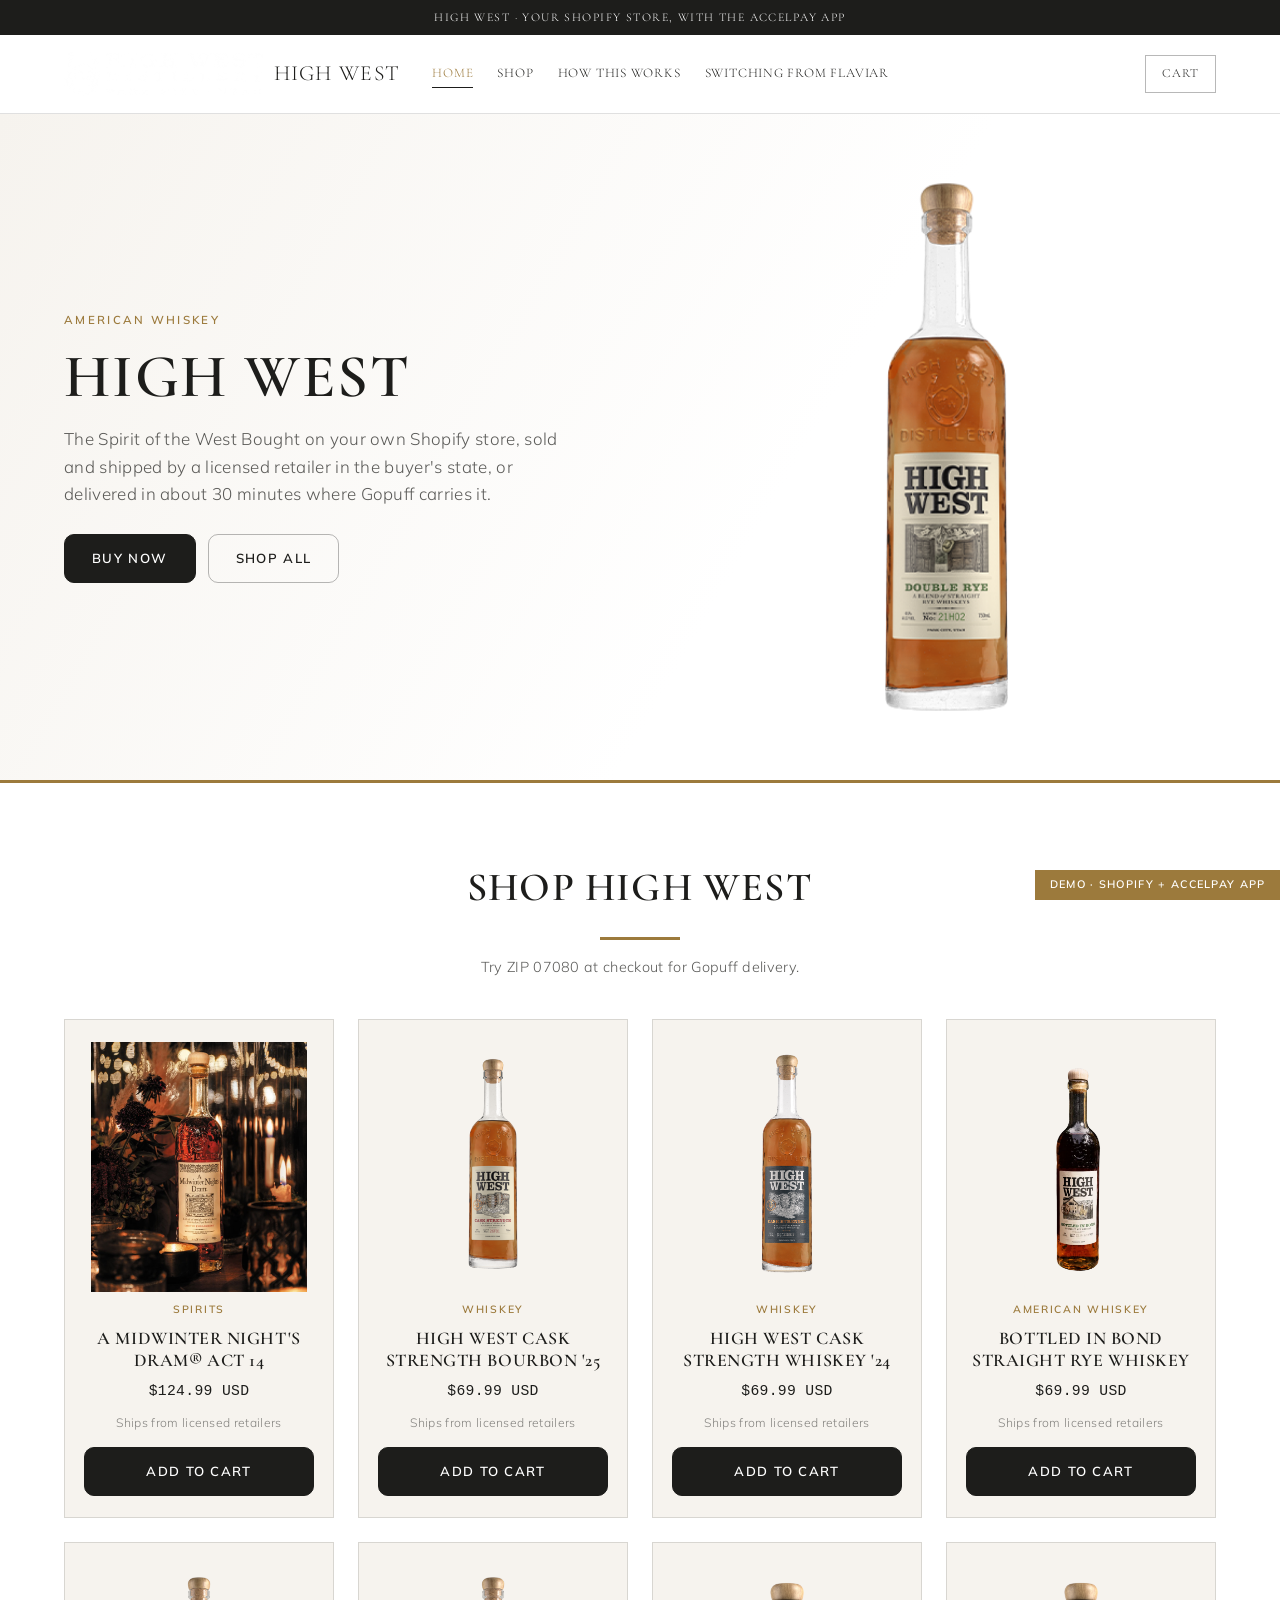
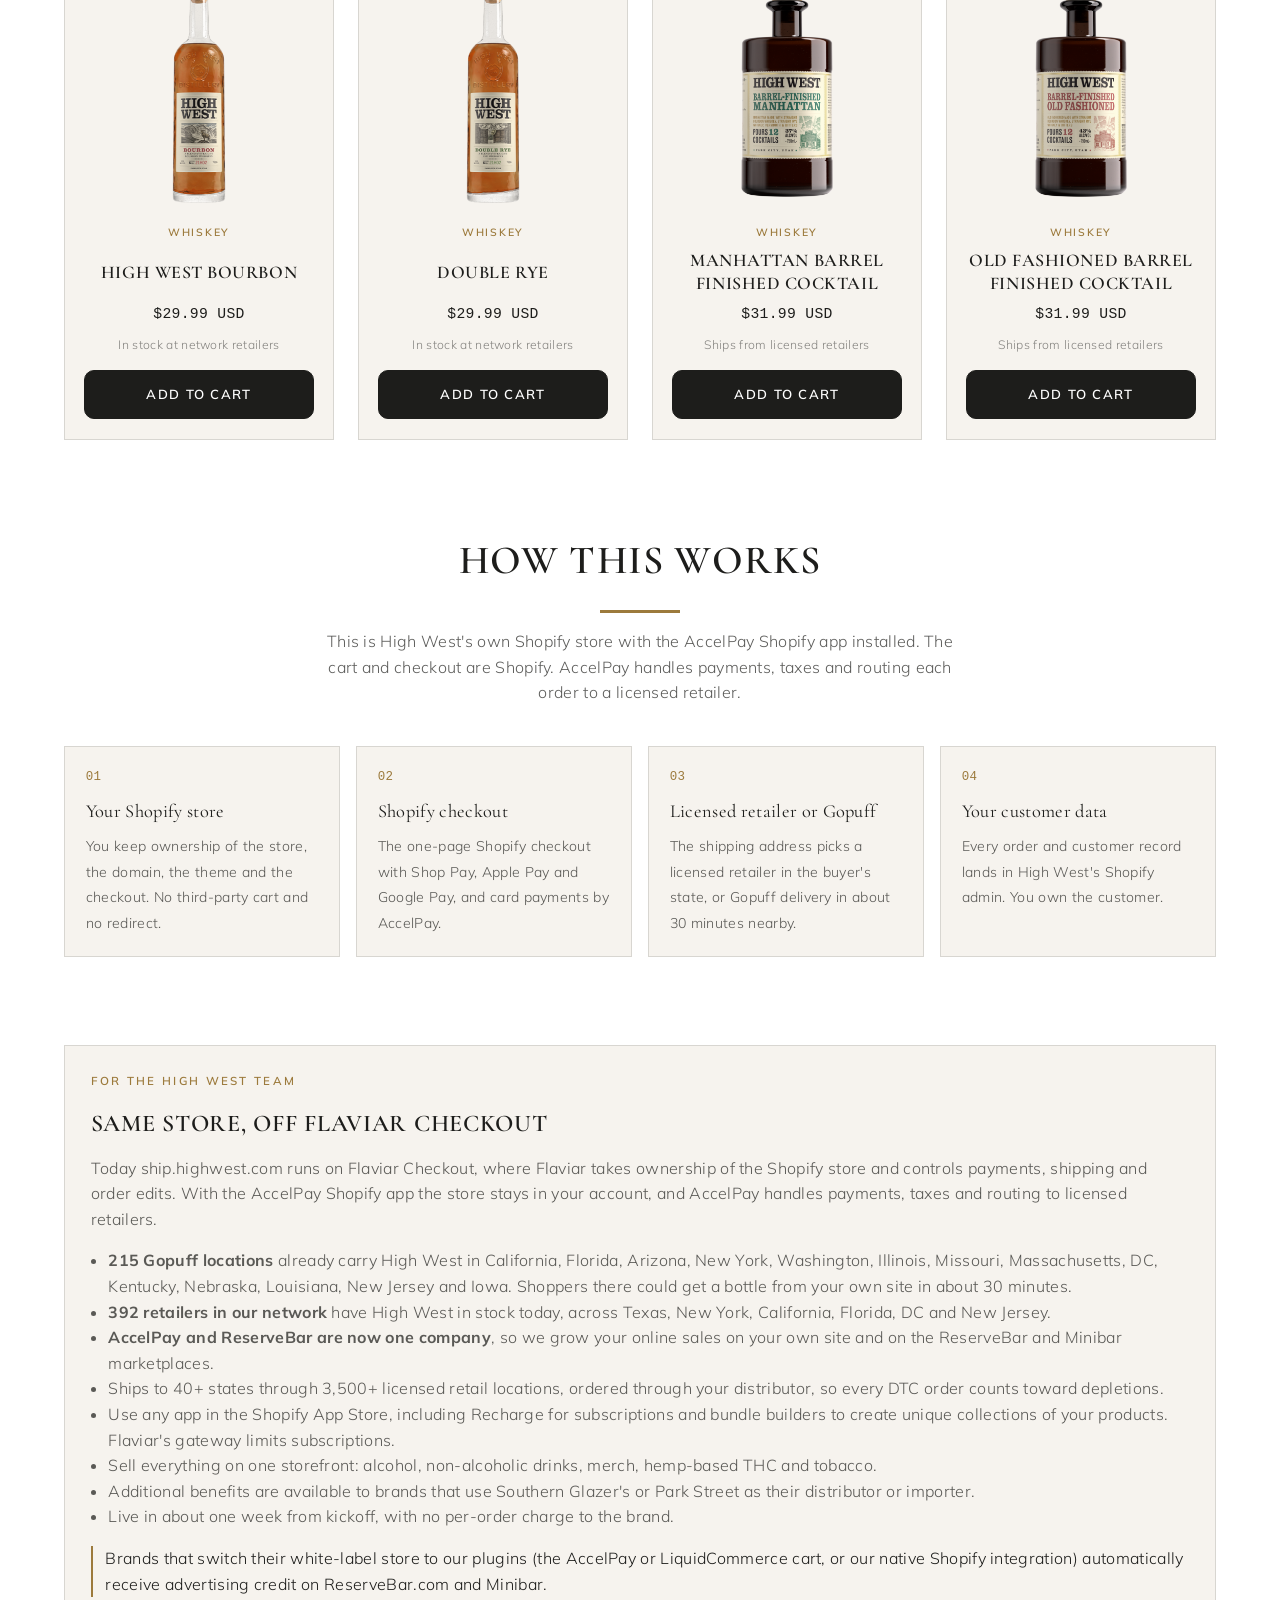
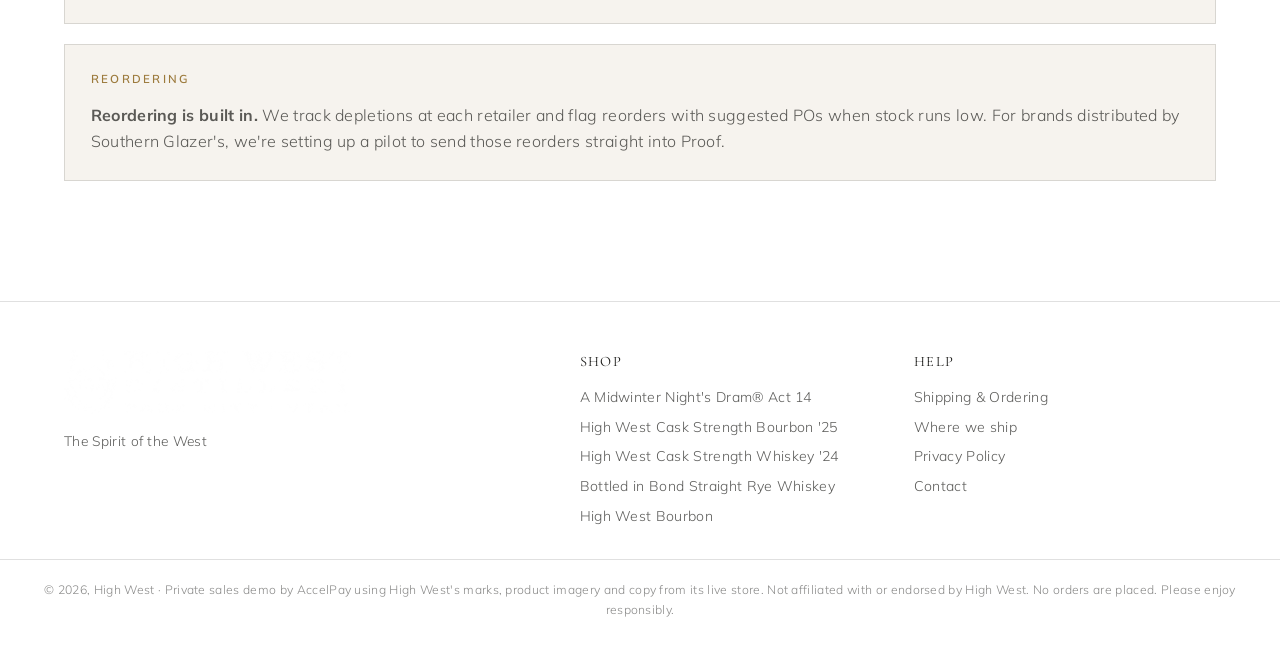
<file: index.html>
<!doctype html>
<html lang="en">
<head>
<meta charset="utf-8">
<meta name="viewport" content="width=device-width,initial-scale=1">
<title>High West | AccelPay demo</title>
<meta name="robots" content="noindex,nofollow">
<link rel="icon" href="assets/logo.png">
<link rel="preconnect" href="https://fonts.googleapis.com">
<link rel="preconnect" href="https://fonts.gstatic.com" crossorigin>
<link rel="stylesheet" href="https://fonts.googleapis.com/css2?family=Cormorant+Garamond:wght@500;600;700&family=Mulish:wght@300;400;600;700&display=swap">
<link rel="stylesheet" href="styles.css?v=1">
</head>
<body>
<div class="announce">High West &middot; your Shopify store, with the AccelPay app</div>
<header class="top">
  <div class="hdr">
    <a href="index.html" class="brand-link"><img class="logo" src="assets/logo.png" alt="High West"><span class="wordmark">High West</span></a>
    <nav class="main">
      <a href="index.html" aria-current="page">Home</a><a href="index.html#shop">Shop</a><a href="index.html#how">How this works</a><a href="index.html#switch">Switching from Flaviar</a>
    </nav>
    <div class="hdr-actions">
      <button class="burger" id="burger" aria-label="Menu">&#9776;</button>
      <button class="cart-pill" data-cart-toggle aria-label="Open cart">
        <span class="lbl">Cart</span>
        <span class="count" data-cart-count hidden>0</span>
      </button>
    </div>
  </div>
</header>

<section class="hero">
  <div class="hero-inner">
    <div>
      <div class="eyebrow">American whiskey</div>
      <h1>High West</h1>
      <p>The Spirit of the West Bought on your own Shopify store, sold and shipped by a licensed retailer in the buyer's state, or delivered in about 30 minutes where Gopuff carries it.</p>
      <div style="display:flex;gap:.75rem;flex-wrap:wrap"><a class="btn" href="product.html?p=double-rye">Buy now</a><a class="btn ghost" href="#shop">Shop all</a></div>
    </div>
    <div class="shot"><img src="assets/p-double-rye.png" alt="Double Rye"></div>
  </div>
</section>

<section class="band" id="shop">
  <div class="section-head">
    <h2>Shop High West</h2>
    <div class="rule"></div>
    <p style="font-size:.9rem;color:var(--muted)">Try ZIP 07080 at checkout for Gopuff delivery.</p>
  </div>
  <div class="grid" id="collection-grid"></div>
</section>

<section class="band" id="how" style="padding-top:1rem">
  <div class="section-head">
    <h2>How this works</h2>
    <div class="rule"></div>
    <p>This is High West's own Shopify store with the AccelPay Shopify app installed. The cart and checkout are Shopify. AccelPay handles payments, taxes and routing each order to a licensed retailer.</p>
  </div>
  <div class="how">
    <div class="step"><span class="n">01</span><b>Your Shopify store</b><span>You keep ownership of the store, the domain, the theme and the checkout. No third-party cart and no redirect.</span></div>
    <div class="step"><span class="n">02</span><b>Shopify checkout</b><span>The one-page Shopify checkout with Shop Pay, Apple Pay and Google Pay, and card payments by AccelPay.</span></div>
    <div class="step"><span class="n">03</span><b>Licensed retailer or Gopuff</b><span>The shipping address picks a licensed retailer in the buyer's state, or Gopuff delivery in about 30 minutes nearby.</span></div>
    <div class="step"><span class="n">04</span><b>Your customer data</b><span>Every order and customer record lands in High West's Shopify admin. You own the customer.</span></div>
  </div>
</section>

<section class="band" id="switch" style="padding-top:1rem">
  <div class="panel">
    <div class="eyebrow">For the High West team</div>
    <h2>Same store, off Flaviar Checkout</h2>
    <p style="margin:0 0 1rem">Today ship.highwest.com runs on Flaviar Checkout, where Flaviar takes ownership of the Shopify store and controls payments, shipping and order edits. With the AccelPay Shopify app the store stays in your account, and AccelPay handles payments, taxes and routing to licensed retailers.</p>
    <ul style="margin:0 0 1rem;padding-left:1.1rem"><li><b>215 Gopuff locations</b> already carry High West in California, Florida, Arizona, New York, Washington, Illinois, Missouri, Massachusetts, DC, Kentucky, Nebraska, Louisiana, New Jersey and Iowa. Shoppers there could get a bottle from your own site in about 30 minutes.</li><li><b>392 retailers in our network</b> have High West in stock today, across Texas, New York, California, Florida, DC and New Jersey.</li><li><b>AccelPay and ReserveBar are now one company</b>, so we grow your online sales on your own site and on the ReserveBar and Minibar marketplaces.</li><li>Ships to 40+ states through 3,500+ licensed retail locations, ordered through your distributor, so every DTC order counts toward depletions.</li><li>Use any app in the Shopify App Store, including Recharge for subscriptions and bundle builders to create unique collections of your products. Flaviar's gateway limits subscriptions.</li><li>Sell everything on one storefront: alcohol, non-alcoholic drinks, merch, hemp-based THC and tobacco.</li><li>Additional benefits are available to brands that use Southern Glazer's or Park Street as their distributor or importer.</li><li>Live in about one week from kickoff, with no per-order charge to the brand.</li></ul>
    <p class="credit">Brands that switch their white-label store to our plugins (the AccelPay or LiquidCommerce cart, or our native Shopify integration) automatically receive advertising credit on ReserveBar.com and Minibar.</p>
  </div>
  <div class="panel">
    <div class="eyebrow">Reordering</div>
    <p style="margin:0" class="reorder"><b>Reordering is built in.</b> We track depletions at each retailer and flag reorders with suggested POs when stock runs low. For brands distributed by Southern Glazer's, we're setting up a pilot to send those reorders straight into Proof.</p>
  </div>
</section>
<footer class="site">
  <div class="ft">
    <div>
      <img src="assets/logo.png" alt="High West" style="height:64px;width:auto">
      <p style="font-size:.86rem;margin-top:1rem;max-width:24rem;color:var(--muted)">The Spirit of the West</p>
    </div>
    <div><h4>Shop</h4><ul><li><a href="product.html?p=a-midwinter-nights-dram-act-14">A Midwinter Night&#x27;s Dram® Act 14</a></li><li><a href="product.html?p=hw-cask-strength-bourbon">High West Cask Strength Bourbon &#x27;25</a></li><li><a href="product.html?p=high-west-cask-strength-bourbon-24">High West Cask Strength Whiskey &#x27;24</a></li><li><a href="product.html?p=bottled-in-bond-rye">Bottled in Bond Straight Rye Whiskey</a></li><li><a href="product.html?p=bourbon">High West Bourbon</a></li></ul></div>
    <div><h4>Help</h4><ul>
      <li><a href="index.html#how">Shipping &amp; Ordering</a></li>
      <li><a href="index.html#how">Where we ship</a></li>
      <li><a href="#">Privacy Policy</a></li>
      <li><a href="#">Contact</a></li></ul></div>
  </div>
  <div class="legal-row">
    &copy; 2026, High West &middot; Private sales demo by AccelPay using High West's marks, product imagery and copy from its live store. Not affiliated with or endorsed by High West.
    No orders are placed. Please enjoy responsibly.
  </div>
</footer>

<div class="scrim" id="scrim"></div>
<aside class="drawer" id="drawer" aria-label="Your cart">
  <div class="dh"><h2>Your cart</h2><button class="x" id="drawer-close" aria-label="Close">&times;</button></div>
  <div class="cols"><span>Product</span><span>Total</span></div>
  <div class="items" id="drawer-items"></div>
  <div class="df" id="drawer-foot"></div>
</aside>
<div class="ribbon">Demo &middot; Shopify + AccelPay app</div>
<script src="data.js?v=1"></script>
<script src="app.js?v=1"></script>
</body>
</html>
</file>
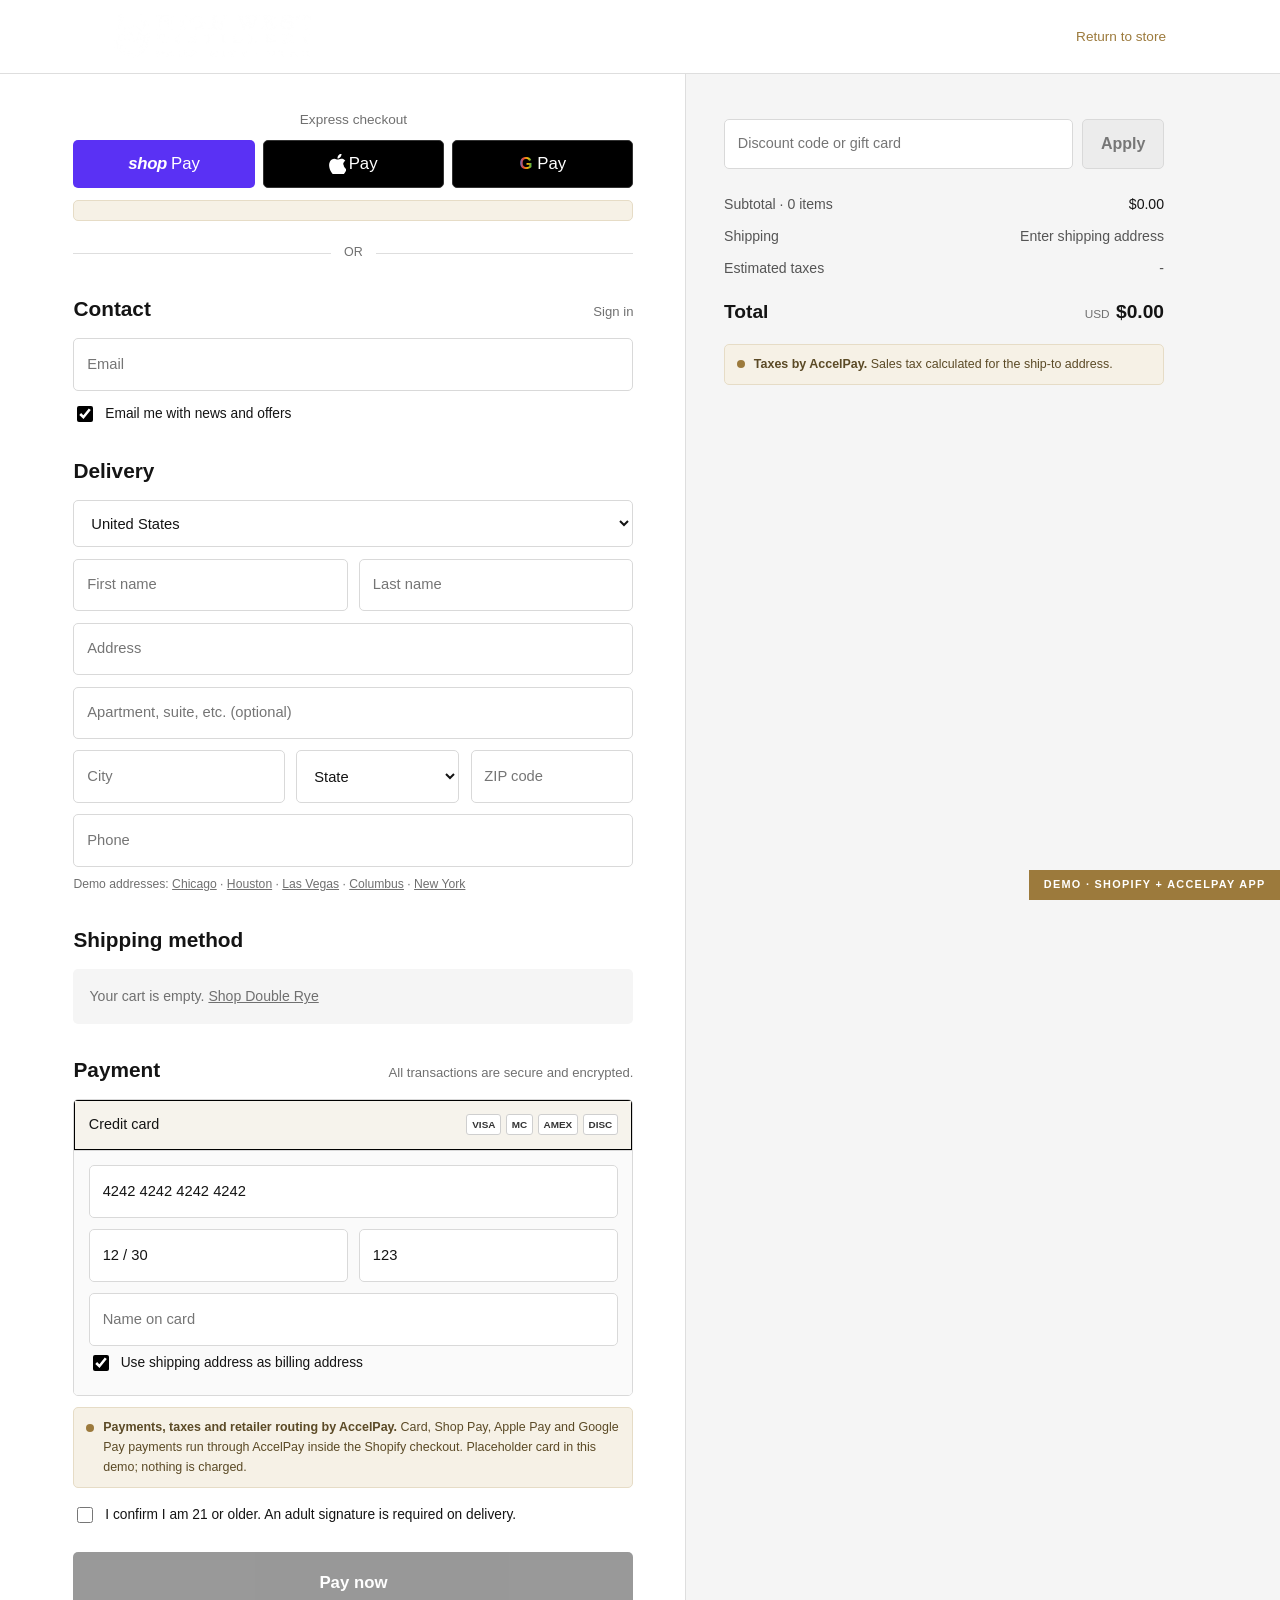
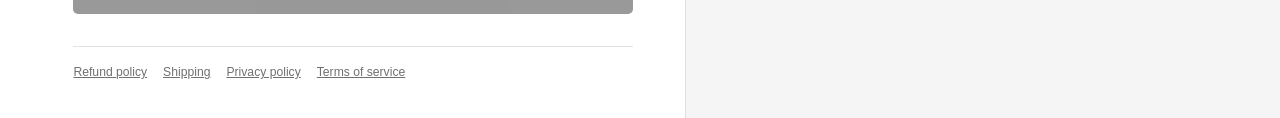
<file: checkout.html>
<!doctype html>
<html lang="en">
<head>
<meta charset="utf-8">
<meta name="viewport" content="width=device-width,initial-scale=1">
<title>Checkout | High West</title>
<meta name="robots" content="noindex,nofollow">
<link rel="icon" href="assets/logo.png">
<link rel="preconnect" href="https://fonts.googleapis.com">
<link rel="preconnect" href="https://fonts.gstatic.com" crossorigin>
<link rel="stylesheet" href="https://fonts.googleapis.com/css2?family=Cormorant+Garamond:wght@500;600;700&family=Mulish:wght@300;400;600;700&display=swap">
<link rel="stylesheet" href="styles.css?v=1">
</head>
<body class="co">
<div class="co-head"><div class="in">
  <a href="index.html"><img src="assets/logo.png" alt="High West"></a>
  <a class="bag" href="product.html">Return to store</a>
</div></div>

<div id="confirmed" hidden>
  <div class="thanks">
    <h1>Thank you!</h1>
    <p>This is a demo, so nothing was charged and no order was sent.</p>
    <p class="num" id="order-num"></p>
    <p id="order-by"></p>
    <p id="order-total"></p>
    <p style="font-size:.85rem">On the live store, this order and the customer record appear in High West's Shopify admin.</p>
    <a class="pay-btn" href="index.html" style="display:inline-block;width:auto;padding:.9rem 1.6rem;text-decoration:none">Continue shopping</a>
  </div>
</div>

<div id="checkout-view" class="checkout">
  <div class="co-left"><div class="inner">
    <form id="co-form" autocomplete="off">
      <div class="xp-title">Express checkout</div>
      <div id="xpay-top"></div>
      <div id="xpay-note" class="callout" hidden></div>
      <div class="or"><span>OR</span></div>
      <div class="co-h">Contact <small>Sign in</small></div>
      <input class="co-field" type="email" name="email" placeholder="Email" required>
      <label class="co-chk"><input type="checkbox" checked> Email me with news and offers</label>

      <div class="co-h">Delivery</div>
      <select class="co-field" aria-label="Country/Region"><option>United States</option></select>
      <div class="co-row">
        <input class="co-field" name="first" placeholder="First name" required>
        <input class="co-field" name="last" placeholder="Last name" required>
      </div>
      <input class="co-field" name="address1" placeholder="Address" required>
      <input class="co-field" name="address2" placeholder="Apartment, suite, etc. (optional)">
      <div class="co-row3">
        <input class="co-field" name="city" placeholder="City" required>
        <select class="co-field" id="state" aria-label="State" required><option value="">State</option><option value="AL">Alabama</option><option value="AK">Alaska</option><option value="AZ">Arizona</option><option value="AR">Arkansas</option><option value="CA">California</option><option value="CO">Colorado</option><option value="CT">Connecticut</option><option value="DE">Delaware</option><option value="DC">District of Columbia</option><option value="FL">Florida</option><option value="GA">Georgia</option><option value="HI">Hawaii</option><option value="ID">Idaho</option><option value="IL">Illinois</option><option value="IN">Indiana</option><option value="IA">Iowa</option><option value="KS">Kansas</option><option value="KY">Kentucky</option><option value="LA">Louisiana</option><option value="ME">Maine</option><option value="MD">Maryland</option><option value="MA">Massachusetts</option><option value="MI">Michigan</option><option value="MN">Minnesota</option><option value="MS">Mississippi</option><option value="MO">Missouri</option><option value="MT">Montana</option><option value="NE">Nebraska</option><option value="NV">Nevada</option><option value="NH">New Hampshire</option><option value="NJ">New Jersey</option><option value="NM">New Mexico</option><option value="NY">New York</option><option value="NC">North Carolina</option><option value="ND">North Dakota</option><option value="OH">Ohio</option><option value="OK">Oklahoma</option><option value="OR">Oregon</option><option value="PA">Pennsylvania</option><option value="RI">Rhode Island</option><option value="SC">South Carolina</option><option value="SD">South Dakota</option><option value="TN">Tennessee</option><option value="TX">Texas</option><option value="UT">Utah</option><option value="VT">Vermont</option><option value="VA">Virginia</option><option value="WA">Washington</option><option value="WV">West Virginia</option><option value="WI">Wisconsin</option><option value="WY">Wyoming</option></select>
        <input class="co-field" id="zip" name="zip" placeholder="ZIP code" inputmode="numeric" maxlength="5" required>
      </div>
      <input class="co-field" name="phone" placeholder="Phone" type="tel">
      <div style="font-size:.76rem;color:#707070;margin:-.2rem 0 .3rem">Demo addresses:
        <a href="#" data-fill="233 S Wacker Dr|Chicago|60606" onclick="return false">Chicago</a> &middot;
        <a href="#" data-fill="1001 Westheimer Rd|Houston|77006" onclick="return false">Houston</a> &middot;
        <a href="#" data-fill="3570 Las Vegas Blvd S|Las Vegas|89109" onclick="return false">Las Vegas</a> &middot;
        <a href="#" data-fill="411 Woody Hayes Dr|Columbus|43210" onclick="return false">Columbus</a> &middot;
        <a href="#" data-fill="350 E 13th St|New York|10009" onclick="return false">New York</a>
      </div>

      <div class="co-h">Shipping method</div>
      <div id="rates"></div>

      <div class="co-h">Payment <small>All transactions are secure and encrypted.</small></div>
      <div class="pay-box">
        <div class="ph"><span>Credit card</span><span class="cards"><span>VISA</span><span>MC</span><span>AMEX</span><span>DISC</span></span></div>
        <div class="pb">
          <input class="co-field" placeholder="Card number" value="4242 4242 4242 4242" aria-label="Card number">
          <div class="co-row">
            <input class="co-field" placeholder="Expiration date (MM / YY)" value="12 / 30" aria-label="Expiration">
            <input class="co-field" placeholder="Security code" value="123" aria-label="Security code">
          </div>
          <input class="co-field" placeholder="Name on card" aria-label="Name on card" style="margin-bottom:.3rem">
          <label class="co-chk"><input type="checkbox" checked> Use shipping address as billing address</label>
        </div>
      </div>
      <div class="callout"><span class="dot"></span><span><b>Payments, taxes and retailer routing by AccelPay.</b> Card, Shop Pay, Apple Pay and Google Pay payments run through AccelPay inside the Shopify checkout. Placeholder card in this demo; nothing is charged.</span></div>
      <label class="co-chk" style="margin-top:1rem"><input type="checkbox" required> I confirm I am 21 or older. An adult signature is required on delivery.</label>
      <button class="pay-btn" id="pay" type="submit" disabled>Pay now</button>
      <div class="co-links"><a href="#">Refund policy</a><a href="#">Shipping</a><a href="#">Privacy policy</a><a href="#">Terms of service</a></div>
    </form>
  </div></div>
  <div class="co-right"><div class="inner" id="os"></div></div>
</div>
<div class="ribbon">Demo &middot; Shopify + AccelPay app</div>
<script src="data.js?v=1"></script>
<script src="app.js?v=1"></script>
</body>
</html>
</file>
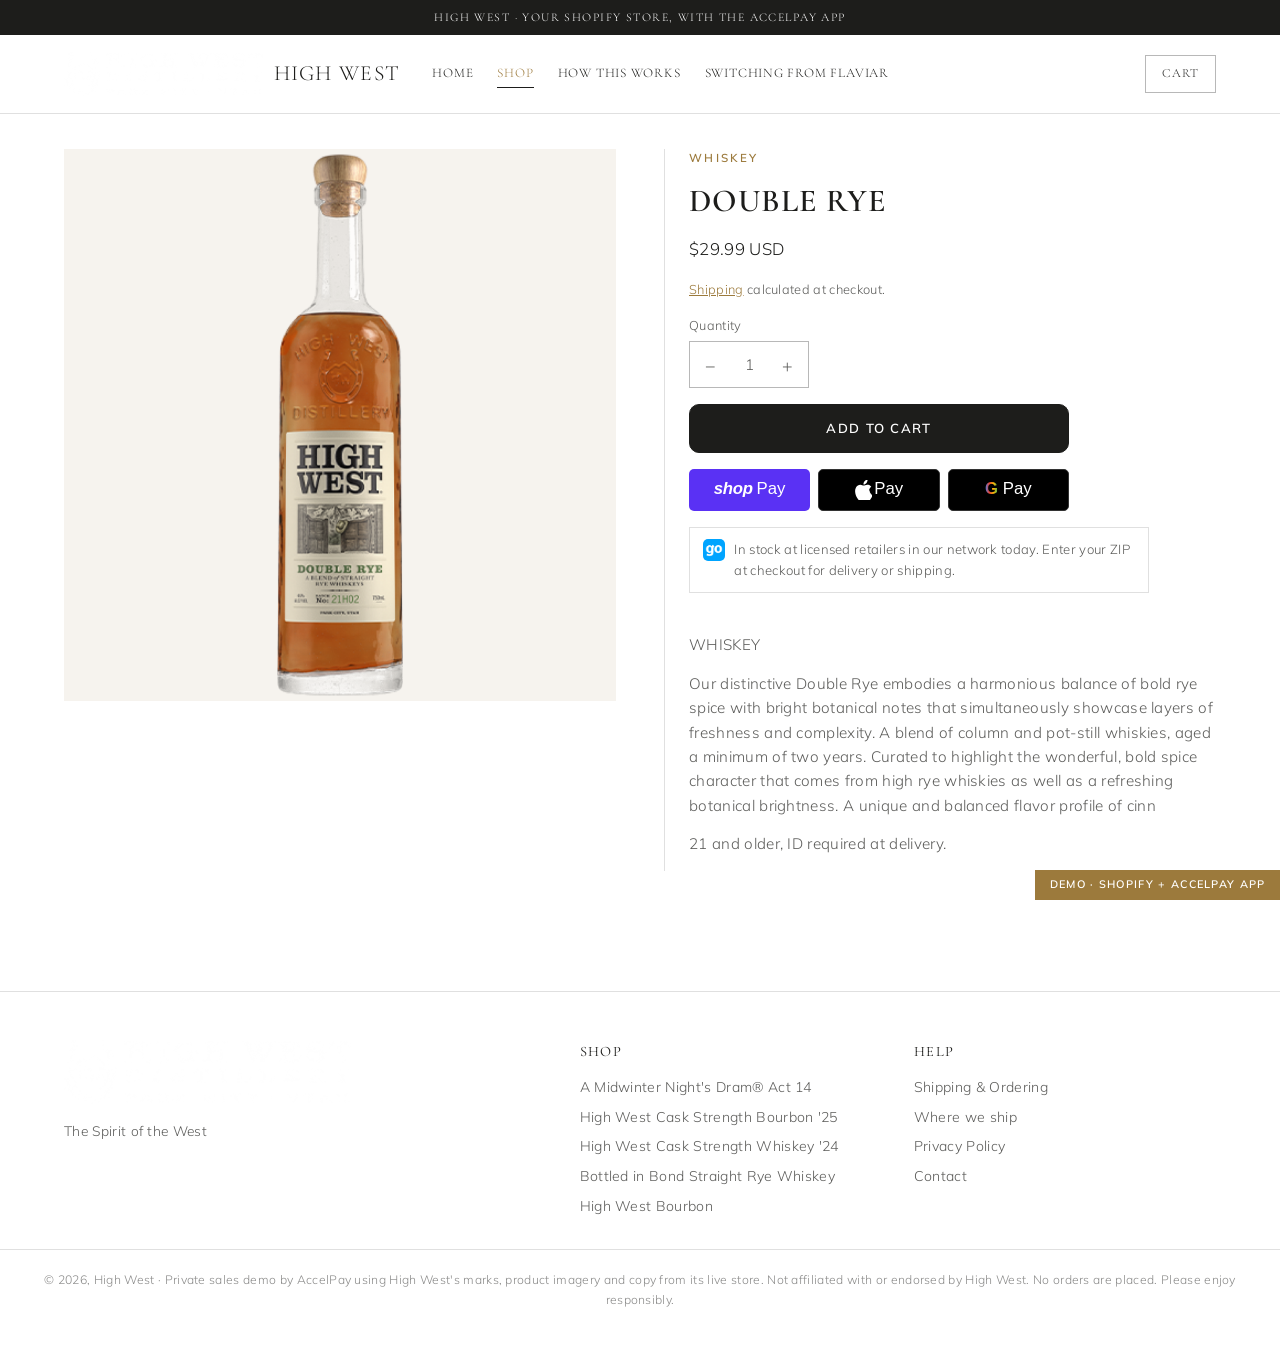
<file: product.html>
<!doctype html>
<html lang="en">
<head>
<meta charset="utf-8">
<meta name="viewport" content="width=device-width,initial-scale=1">
<title>High West | AccelPay demo</title>
<meta name="robots" content="noindex,nofollow">
<link rel="icon" href="assets/logo.png">
<link rel="preconnect" href="https://fonts.googleapis.com">
<link rel="preconnect" href="https://fonts.gstatic.com" crossorigin>
<link rel="stylesheet" href="https://fonts.googleapis.com/css2?family=Cormorant+Garamond:wght@500;600;700&family=Mulish:wght@300;400;600;700&display=swap">
<link rel="stylesheet" href="styles.css?v=1">
</head>
<body>
<div class="announce">High West &middot; your Shopify store, with the AccelPay app</div>
<header class="top">
  <div class="hdr">
    <a href="index.html" class="brand-link"><img class="logo" src="assets/logo.png" alt="High West"><span class="wordmark">High West</span></a>
    <nav class="main">
      <a href="index.html">Home</a><a href="index.html#shop" aria-current="page">Shop</a><a href="index.html#how">How this works</a><a href="index.html#switch">Switching from Flaviar</a>
    </nav>
    <div class="hdr-actions">
      <button class="burger" id="burger" aria-label="Menu">&#9776;</button>
      <button class="cart-pill" data-cart-toggle aria-label="Open cart">
        <span class="lbl">Cart</span>
        <span class="count" data-cart-count hidden>0</span>
      </button>
    </div>
  </div>
</header>

<main class="band" style="padding-top:2.2rem">
  <div class="pdp" id="pdp" data-handle="double-rye"></div>
</main>
<script>
(function () { var p = new URLSearchParams(location.search).get('p'); if (p) document.getElementById('pdp').setAttribute('data-handle', p); })();
</script>
<footer class="site">
  <div class="ft">
    <div>
      <img src="assets/logo.png" alt="High West" style="height:64px;width:auto">
      <p style="font-size:.86rem;margin-top:1rem;max-width:24rem;color:var(--muted)">The Spirit of the West</p>
    </div>
    <div><h4>Shop</h4><ul><li><a href="product.html?p=a-midwinter-nights-dram-act-14">A Midwinter Night&#x27;s Dram® Act 14</a></li><li><a href="product.html?p=hw-cask-strength-bourbon">High West Cask Strength Bourbon &#x27;25</a></li><li><a href="product.html?p=high-west-cask-strength-bourbon-24">High West Cask Strength Whiskey &#x27;24</a></li><li><a href="product.html?p=bottled-in-bond-rye">Bottled in Bond Straight Rye Whiskey</a></li><li><a href="product.html?p=bourbon">High West Bourbon</a></li></ul></div>
    <div><h4>Help</h4><ul>
      <li><a href="index.html#how">Shipping &amp; Ordering</a></li>
      <li><a href="index.html#how">Where we ship</a></li>
      <li><a href="#">Privacy Policy</a></li>
      <li><a href="#">Contact</a></li></ul></div>
  </div>
  <div class="legal-row">
    &copy; 2026, High West &middot; Private sales demo by AccelPay using High West's marks, product imagery and copy from its live store. Not affiliated with or endorsed by High West.
    No orders are placed. Please enjoy responsibly.
  </div>
</footer>

<div class="scrim" id="scrim"></div>
<aside class="drawer" id="drawer" aria-label="Your cart">
  <div class="dh"><h2>Your cart</h2><button class="x" id="drawer-close" aria-label="Close">&times;</button></div>
  <div class="cols"><span>Product</span><span>Total</span></div>
  <div class="items" id="drawer-items"></div>
  <div class="df" id="drawer-foot"></div>
</aside>
<div class="ribbon">Demo &middot; Shopify + AccelPay app</div>
<script src="data.js?v=1"></script>
<script src="app.js?v=1"></script>
</body>
</html>
</file>
<file: styles.css>
/* High West x AccelPay demo. Base: woodsonwhiskey-accelpay-demo. */

:root {
  --black: #ffffff; --panel: #f6f3ee; --panel-2: #ece7df; --ink: #1d1d1b;
  --muted: rgba(29,29,27,.72); --muted-2: rgba(29,29,27,.52); --line: rgba(0,0,0,.12); --line-2: rgba(0,0,0,.28);
  --gold: #1d1d1b; --gold-hi: #9c7a3c; --gold-soft: rgba(0,0,0,.05); --green: #2f6b4f; --red: #c00000;
  --head: #1d1d1b; --btn-ink: #ffffff; --img-bg: #f6f3ee; --drawer-bg: #ffffff; --ann-bg: #1d1d1b; --ann-ink: #ffffff; --co-head-bg: #ffffff;
  --serif: "Cormorant Garamond", Georgia, serif; --sans: "Mulish", -apple-system, BlinkMacSystemFont, "Helvetica Neue", Arial, sans-serif;
  --mono: ui-monospace, SFMono-Regular, Menlo, monospace; --maxw: 1200px; --btn-radius: 10px;
  --cart-glyph: url("data:image/svg+xml;utf8,<svg xmlns='http://www.w3.org/2000/svg' viewBox='0 0 24 24' fill='none' stroke='black' stroke-width='2' stroke-linecap='round' stroke-linejoin='round'><path d='M6 2 3 6v14a2 2 0 0 0 2 2h14a2 2 0 0 0 2-2V6l-3-4z'/><path d='M3 6h18'/><path d='M16 10a4 4 0 0 1-8 0'/></svg>");
}

* { box-sizing: border-box; }
html { scroll-behavior: smooth; }
body {
  margin: 0; background: var(--black); color: var(--ink);
  font-family: var(--sans); font-weight: 300; font-size: 16px; line-height: 1.6;
  letter-spacing: .02em; -webkit-font-smoothing: antialiased;
}
img { max-width: 100%; display: block; }
a { color: inherit; }
button { font: inherit; cursor: pointer; color: inherit; }
:focus-visible { outline: 2px solid var(--gold); outline-offset: 2px; }

/* ---------------------------------------------------------------- header */
.announce {
  background: var(--ann-bg); color: var(--ann-ink); text-align: center;
  font-family: var(--serif); font-size: .74rem; letter-spacing: .12em;
  text-transform: uppercase; padding: .5rem 1rem;
}
header.top { position: sticky; top: 0; z-index: 60; background: var(--black); border-bottom: 1px solid var(--line); }
.hdr { max-width: var(--maxw); margin: 0 auto; padding: .8rem 1.5rem; display: flex; align-items: center; gap: 2rem; }
.hdr img.logo { height: 62px; width: auto; }
nav.main { display: flex; gap: 1.5rem; flex-wrap: wrap; }
nav.main a {
  font-family: var(--serif); font-size: .82rem; letter-spacing: .06em; text-transform: uppercase;
  text-decoration: none; color: var(--head); padding: .2rem 0; border-bottom: 1px solid transparent;
}
nav.main a:hover, nav.main a[aria-current] { color: var(--gold-hi); border-bottom-color: var(--gold); }
.hdr-actions { margin-left: auto; display: flex; align-items: center; gap: .75rem; }
.cart-pill {
  display: inline-flex; align-items: center; gap: .5rem; background: transparent;
  border: 1px solid var(--line-2); color: var(--head); padding: .5rem 1rem;
  font-family: var(--serif); font-size: .78rem; letter-spacing: .08em; text-transform: uppercase;
}
.cart-pill:hover { border-color: var(--gold); color: var(--gold-hi); }
.cart-pill .count {
  background: var(--gold); color: var(--btn-ink); min-width: 1.35rem; height: 1.35rem; border-radius: 999px;
  display: inline-grid; place-items: center; font-family: var(--mono); font-size: .7rem; padding: 0 .3rem;
}
.cart-pill .count[hidden] { display: none; }
.burger { display: none; background: none; border: none; font-size: 1.5rem; line-height: 1; color: var(--head); }

/* ---------------------------------------------------------------- type + buttons */
.eyebrow { font-family: var(--sans); font-size: .72rem; font-weight: 600; letter-spacing: .2em; text-transform: uppercase; color: var(--gold-hi); margin-bottom: .9rem; }
h1, h2, h3 { font-family: var(--serif); font-weight: 400; letter-spacing: .03em; }
.rule { width: 190px; height: 2px; margin: 1.1rem auto 0; background: linear-gradient(90deg, transparent, var(--gold), transparent); }

.btn {
  display: inline-flex; align-items: center; justify-content: center; gap: .5rem;
  background: var(--gold); color: var(--btn-ink); border: 1px solid var(--gold); border-radius: var(--btn-radius, 0);
  padding: .8rem 1.7rem; font-family: var(--sans); font-weight: 600; font-size: .82rem;
  letter-spacing: .1em; text-transform: uppercase; text-decoration: none;
}
.btn:hover { background: var(--gold-hi); border-color: var(--gold-hi); }
.btn.ghost { background: transparent; color: var(--head); border-color: var(--line-2); }
.btn.ghost:hover { border-color: var(--gold); color: var(--gold-hi); }
.btn:disabled { opacity: .4; cursor: not-allowed; }
.btn.block { width: 100%; }

/* ---------------------------------------------------------------- hero */
.hero { position: relative; overflow: hidden; border-bottom: 1px solid var(--line); }
.hero-inner { max-width: var(--maxw); margin: 0 auto; padding: 4rem 1.5rem; display: grid; grid-template-columns: 1.05fr 1fr; gap: 3rem; align-items: center; }
.hero h1 { font-size: clamp(2.3rem, 5.4vw, 3.8rem); line-height: 1.08; margin: 0 0 1rem; text-transform: uppercase; }
.hero p { color: var(--muted); font-size: 1.06rem; margin: 0 0 1.7rem; max-width: 32rem; }
.hero .shot img { width: 100%; max-height: 560px; object-fit: contain; }

/* ---------------------------------------------------------------- sections */
.band { max-width: var(--maxw); margin: 0 auto; padding: 4.5rem 1.5rem; }
.section-head { text-align: center; margin-bottom: 2.5rem; }
.section-head h2 { font-size: clamp(1.8rem, 4vw, 2.5rem); margin: 0; text-transform: uppercase; }
.section-head p { color: var(--muted); margin: 1rem auto 0; max-width: 40rem; }

.grid { display: grid; grid-template-columns: repeat(auto-fill, minmax(240px, 1fr)); gap: 1.5rem; }
.card {
  background: var(--panel); border: 1px solid var(--line); padding: 1.4rem 1.2rem 1.3rem;
  display: flex; flex-direction: column; gap: .55rem; text-align: center; text-decoration: none; color: inherit;
}
.card:hover { border-color: var(--gold); }
.card .shot { height: 250px; display: grid; place-items: center; overflow: hidden; }
.card .shot img { max-height: 250px; width: auto; object-fit: contain; }
.card h3 { font-size: 1.12rem; margin: 0; line-height: 1.25; text-transform: uppercase; min-height: 2.8rem; display: grid; place-items: center; }
.card .tag { font-size: .66rem; font-weight: 600; letter-spacing: .16em; text-transform: uppercase; color: var(--gold-hi); }
.card .price { font-family: var(--mono); font-size: .92rem; margin-top: auto; }
.card .avail { font-size: .76rem; color: var(--muted-2); }

.split { display: grid; grid-template-columns: 1fr 1fr; gap: 3rem; align-items: center; }
.split img { width: 100%; }
.split p { color: var(--muted); }

/* how it works */
.how { display: grid; grid-template-columns: repeat(4, 1fr); gap: 1rem; }
.how .step { border: 1px solid var(--line); padding: 1.3rem; background: var(--panel); }
.how .step b { display: block; font-family: var(--serif); font-weight: 400; font-size: 1.15rem; margin-bottom: .4rem; color: var(--head); }
.how .step span { font-size: .88rem; color: var(--muted); }
.how .step .n { font-family: var(--mono); color: var(--gold-hi); font-size: .78rem; display: block; margin-bottom: .6rem; }

.rb-note {
  display: flex; align-items: center; gap: .75rem; border: 1px solid var(--line); background: var(--panel);
  padding: .7rem .9rem; font-size: .84rem; color: var(--muted);
}
.rb-note b { color: var(--head); font-weight: 600; }
.rb-note a { color: var(--gold-hi); }
.rb-mark { font-family: var(--serif); font-size: .72rem; letter-spacing: .14em; text-transform: uppercase; border: 1px solid var(--gold); color: var(--gold-hi); padding: .2rem .45rem; white-space: nowrap; }

/* ---------------------------------------------------------------- product page (Shopify theme) */
.pdp { display: grid; grid-template-columns: minmax(0,1fr) minmax(0,1fr); gap: 3rem; align-items: start; }
.pdp .gallery { display: flex; flex-direction: column; gap: .8rem; min-width: 0; }
.pdp .gallery .main { background: var(--img-bg); display: grid; place-items: center; min-height: 420px; }
.pdp .gallery .main img { max-height: 560px; width: auto; object-fit: contain; }
.pdp .thumbs { display: flex; gap: .5rem; }
.pdp .thumbs button { width: 64px; height: 64px; border: 1px solid var(--line); background: var(--img-bg); padding: 3px; display: grid; place-items: center; }
.pdp .thumbs button[aria-selected="true"] { border-color: var(--gold); }
.pdp .thumbs img { max-height: 100%; width: auto; }
.pdp .info { display: flex; flex-direction: column; gap: 1rem; min-width: 0; padding-left: 1.5rem; border-left: 1px solid var(--line); }
.pdp h1 { font-size: 2rem; margin: 0; text-transform: uppercase; line-height: 1.15; }
.pdp .price { font-size: 1.05rem; }
.pdp .small { font-size: .8rem; color: var(--muted); }
.pdp .small a { color: var(--gold-hi); }
.pdp .qty-wrap { display: flex; flex-direction: column; gap: .35rem; font-size: .8rem; color: var(--muted); }
.pdp .desc p { color: var(--muted); margin: 0 0 .9rem; font-size: .95rem; }
.pdp .desc b { color: var(--head); font-weight: 600; }
.qty { display: inline-flex; align-items: center; border: 1px solid var(--line-2); width: max-content; }
.qty button { background: none; border: none; width: 2.6rem; min-height: 2.8rem; font-size: 1.1rem; }
.qty span, .qty input { font-family: var(--sans); min-width: 2.2rem; text-align: center; font-size: .95rem; }
.atc { max-width: 380px; }
.fulfil-line { display: flex; gap: .6rem; align-items: flex-start; font-size: .82rem; color: var(--muted); border: 1px solid var(--line); padding: .7rem .8rem; max-width: 460px; }
.fulfil-line img { width: 22px; height: 22px; border-radius: 5px; flex: none; }
.notice { font-size: .85rem; color: var(--muted); border-left: 2px solid var(--gold); padding: .2rem 0 .2rem .75rem; }

/* ---------------------------------------------------------------- Shopify cart drawer (Dawn-style) */
.scrim { position: fixed; inset: 0; background: rgba(0,0,0,.6); opacity: 0; pointer-events: none; transition: opacity .25s; z-index: 90; }
.scrim.on { opacity: 1; pointer-events: auto; }
.drawer { position: fixed; top: 0; right: 0; height: 100%; width: min(420px, 100%); background: var(--drawer-bg); border-left: 1px solid var(--line); z-index: 100; display: flex; flex-direction: column; transform: translateX(100%); transition: transform .28s ease; }
.drawer.on { transform: none; }
.drawer .dh { display: flex; align-items: center; justify-content: space-between; padding: 1.4rem 1.5rem 1rem; }
.drawer .dh h2 { font-size: 1.5rem; margin: 0; }
.drawer .x { background: none; border: none; font-size: 1.7rem; line-height: 1; color: var(--muted); }
.drawer .cols { display: flex; justify-content: space-between; font-size: .66rem; letter-spacing: .12em; text-transform: uppercase; color: var(--muted-2); padding: 0 1.5rem .6rem; border-bottom: 1px solid var(--line); }
.drawer .items { flex: 1; overflow-y: auto; padding: 0 1.5rem; }
.cline { display: grid; grid-template-columns: 76px minmax(0,1fr) auto; gap: 1rem; padding: 1.2rem 0; border-bottom: 1px solid var(--line); }
.cline .im { background: var(--img-bg); display: grid; place-items: center; height: 92px; }
.cline .im img { max-height: 88px; width: auto; }
.cline .nm { font-size: .92rem; line-height: 1.3; }
.cline .pr { font-size: .84rem; color: var(--muted); margin: .2rem 0 .6rem; }
.cline .qrow { display: flex; align-items: center; gap: .6rem; }
.cline .qty button { min-height: 2.2rem; width: 2.2rem; }
.cline .rm { background: none; border: none; color: var(--muted); font-size: 1rem; padding: 0; }
.cline .tot { font-size: .9rem; }
.empty { text-align: center; color: var(--muted); padding: 3rem 1rem; }
.drawer .df { border-top: 1px solid var(--line); padding: 1.2rem 1.5rem 1.5rem; display: flex; flex-direction: column; gap: .7rem; }
.drawer .df .est { display: flex; justify-content: space-between; font-size: 1rem; }
.drawer .df .small { font-size: .78rem; color: var(--muted); }

/* ---------------------------------------------------------------- Shopify one-page checkout */
body.co { background: #fff; color: #141414; font-family: -apple-system, BlinkMacSystemFont, "Segoe UI", Roboto, "Helvetica Neue", Arial, sans-serif; font-weight: 400; letter-spacing: 0; }
.co-head { border-bottom: 1px solid #dedede; background: var(--co-head-bg); }
.co-head .in { max-width: 1100px; margin: 0 auto; padding: .9rem 1.5rem; display: flex; align-items: center; justify-content: space-between; }
.co-head img { height: 54px; width: auto; }
.co-head a.bag { color: var(--gold-hi); font-size: .85rem; text-decoration: none; }
.checkout { display: grid; grid-template-columns: minmax(0,1.15fr) minmax(0,1fr); min-height: calc(100vh - 80px); }
.co-left { padding: 2.2rem clamp(1rem, 4vw, 3.5rem); min-width: 0; }
.co-left .inner { max-width: 560px; margin-left: auto; }
.co-right { background: #f5f5f5; border-left: 1px solid #dedede; padding: 2.2rem clamp(1rem, 3vw, 3rem); min-width: 0; }
.co-right .inner { max-width: 440px; position: sticky; top: 1.5rem; }
.co-h { font-size: 1.3rem; font-weight: 600; margin: 1.8rem 0 .8rem; display: flex; align-items: baseline; justify-content: space-between; gap: 1rem; }
.co-h:first-child { margin-top: 0; }
.co-h small { font-size: .82rem; font-weight: 400; color: #707070; }
.co-field { width: 100%; border: 1px solid #d9d9d9; border-radius: 5px; padding: .85rem .8rem; font: inherit; font-size: .92rem; margin-bottom: .7rem; background: #fff; color: #141414; min-width: 0; }
.co-field:focus { outline: none; border-color: #000; box-shadow: 0 0 0 1px #000; }
.co-row { display: grid; grid-template-columns: 1fr 1fr; gap: .7rem; }
.co-row3 { display: grid; grid-template-columns: 1.3fr 1fr 1fr; gap: .7rem; }
.co-chk { display: flex; gap: .55rem; align-items: center; font-size: .86rem; margin: .1rem 0 .4rem; }
.co-chk input { accent-color: #000; width: 16px; height: 16px; }
.co-empty { background: #f5f5f5; border-radius: 5px; padding: 1rem; font-size: .88rem; color: #707070; }
.rates { border: 1px solid #d9d9d9; border-radius: 5px; overflow: hidden; }
.rate { display: flex; align-items: center; gap: .8rem; padding: .95rem .9rem; border-bottom: 1px solid #d9d9d9; cursor: pointer; }
.rate:last-child { border-bottom: none; }
.rate.on { background: #f6f3ec; box-shadow: inset 0 0 0 1px #000; }
.rate input { accent-color: #000; width: 17px; height: 17px; flex: none; }
.rate .ic { width: 30px; height: 30px; border-radius: 7px; flex: none; }
.rate .t { flex: 1; min-width: 0; font-size: .9rem; }
.rate .t span { display: block; color: #707070; font-size: .8rem; margin-top: .1rem; }
.rate .p { font-size: .9rem; font-weight: 600; white-space: nowrap; }
.callout { display: flex; gap: .55rem; align-items: flex-start; font-size: .78rem; color: #5b4a26; background: #f6f1e6; border: 1px solid #e6dcc6; border-radius: 5px; padding: .6rem .75rem; margin-top: .7rem; }
.callout b { font-weight: 600; }
.callout .dot { width: 8px; height: 8px; border-radius: 50%; background: var(--gold); flex: none; margin-top: .35rem; }
.pay-box { border: 1px solid #d9d9d9; border-radius: 5px; overflow: hidden; }
.pay-box .ph { display: flex; justify-content: space-between; align-items: center; background: #f6f3ec; padding: .85rem .9rem; border-bottom: 1px solid #d9d9d9; font-size: .9rem; box-shadow: inset 0 0 0 1px #000; }
.pay-box .ph .cards { display: flex; gap: .3rem; }
.pay-box .ph .cards span { font-size: .62rem; font-weight: 700; border: 1px solid #cfcfcf; border-radius: 3px; padding: .1rem .3rem; background: #fff; color: #333; }
.pay-box .pb { padding: .9rem; background: #fafafa; }
.pay-btn { width: 100%; background: #000; color: #fff; border: none; border-radius: 5px; padding: 1.1rem; font-size: 1.05rem; font-weight: 600; margin-top: 1.2rem; }
.pay-btn:disabled { opacity: .4; cursor: not-allowed; }
.co-legal { font-size: .76rem; color: #707070; margin-top: .9rem; }
.co-links { display: flex; gap: 1rem; flex-wrap: wrap; font-size: .76rem; color: #707070; border-top: 1px solid #e3e3e3; margin-top: 2rem; padding-top: 1rem; }
.os-item { display: flex; gap: .9rem; align-items: center; padding: .4rem 0 1rem; }
.os-item .im { width: 64px; height: 64px; border: 1px solid #dedede; border-radius: 8px; background: var(--img-bg); position: relative; display: grid; place-items: center; padding: 4px; flex: none; }
.os-item .im img { max-height: 100%; width: auto; }
.os-item .im .q { position: absolute; top: -9px; right: -9px; background: #666; color: #fff; min-width: 21px; height: 21px; border-radius: 11px; font-size: .74rem; display: grid; place-items: center; padding: 0 5px; }
.os-item .nm { flex: 1; min-width: 0; font-size: .88rem; }
.os-item .nm span { display: block; color: #707070; font-size: .78rem; }
.os-item .pr { font-size: .88rem; }
.os-disc { display: flex; gap: .6rem; margin: .6rem 0 1.2rem; }
.os-disc input { flex: 1; min-width: 0; border: 1px solid #d9d9d9; border-radius: 5px; padding: .8rem; font: inherit; font-size: .9rem; }
.os-disc button { border: 1px solid #d9d9d9; background: #ececec; color: #777; border-radius: 5px; padding: 0 1.1rem; font-weight: 600; }
.os-line { display: flex; justify-content: space-between; font-size: .88rem; padding: .3rem 0; gap: 1rem; }
.os-line .m { color: #555; }
.os-line.total { font-size: 1.2rem; font-weight: 600; padding-top: .8rem; }
.os-line.total small { font-size: .74rem; color: #707070; font-weight: 400; margin-right: .4rem; }
.thanks { max-width: 600px; margin: 0 auto; padding: 4rem 1.5rem; text-align: center; }
.thanks h1 { font-size: 2rem; margin: 0 0 .5rem; font-weight: 600; font-family: inherit; letter-spacing: 0; }
.thanks p { color: #555; }
.thanks .num { font-family: var(--mono); color: #000; }

/* express checkout buttons (Shopify accelerated checkout) */
.xpay { display: grid; grid-template-columns: repeat(3, minmax(0,1fr)); gap: .5rem; }
.xpay .xb { height: 42px; border: none; border-radius: 5px; display: flex; align-items: center; justify-content: center; gap: .15rem; font-family: -apple-system, BlinkMacSystemFont, "Segoe UI", Roboto, Arial, sans-serif; font-size: 1.05rem; color: #fff; letter-spacing: 0; text-transform: none; }
.xpay.big .xb { height: 48px; }
.xpay .xb span { font-weight: 500; }
.xpay .shop { background: #5a31f4; }
.xpay .shop b { font-weight: 800; font-style: italic; letter-spacing: -.02em; margin-right: .1rem; }
.xpay .apple { background: #000; border: 1px solid #333; }
.xpay .google { background: #000; border: 1px solid #333; }
.xpay .google .g { font-weight: 700; background: linear-gradient(90deg,#4285f4,#ea4335,#fbbc05,#34a853); -webkit-background-clip: text; background-clip: text; color: transparent; margin-right: .15rem; }
.xp-title { text-align: center; font-size: .85rem; color: #707070; margin-bottom: .6rem; }
.or { display: flex; align-items: center; gap: .8rem; color: #707070; font-size: .78rem; margin: 1.4rem 0 .6rem; }
.or::before, .or::after { content: ""; flex: 1; height: 1px; background: #dedede; }

/* panel on the home page */
.panel { background: var(--panel); border: 1px solid var(--line); padding: 1.6rem; }
.panel + .panel { margin-top: 1.25rem; }
.panel h2 { margin: 0 0 .8rem; font-size: 1.5rem; text-transform: uppercase; }
.panel p, .panel li { color: var(--muted); }
.panel .credit { border-left: 2px solid var(--gold); padding-left: .8rem; margin: 0; color: var(--ink); }

/* ---------------------------------------------------------------- footer */
footer.site { border-top: 1px solid var(--line); margin-top: 3rem; }
.ft { max-width: var(--maxw); margin: 0 auto; padding: 3rem 1.5rem 2rem; display: grid; grid-template-columns: 1.6fr 1fr 1fr; gap: 2rem; }
.ft h4 { font-family: var(--serif); font-weight: 400; font-size: .9rem; letter-spacing: .1em; text-transform: uppercase; color: var(--head); margin: 0 0 .8rem; }
.ft ul { list-style: none; margin: 0; padding: 0; display: flex; flex-direction: column; gap: .45rem; font-size: .88rem; color: var(--muted); }
.ft a { text-decoration: none; }
.ft a:hover { color: var(--gold-hi); }
.legal-row { border-top: 1px solid var(--line); padding: 1.25rem 1.5rem 3rem; text-align: center; font-size: .76rem; color: var(--muted-2); }

.ribbon { position: fixed; right: 0; bottom: 0; z-index: 120; background: var(--gold); color: var(--btn-ink); font-size: .68rem; font-weight: 600; letter-spacing: .12em; text-transform: uppercase; padding: .4rem .9rem; }

/* ---------------------------------------------------------------- responsive */
@media (max-width: 960px) {
  .pdp { grid-template-columns: 1fr; gap: 1.5rem; }
  .pdp .info { padding-left: 0; border-left: 0; }
  .checkout { grid-template-columns: 1fr; }
  .co-right { border-left: 0; border-top: 1px solid #dedede; order: -1; }
  .co-left .inner, .co-right .inner { margin: 0 auto; position: static; }
  .hero-inner, .split { grid-template-columns: 1fr; gap: 2rem; }
  .how { grid-template-columns: 1fr 1fr; }
  .ft { grid-template-columns: 1fr 1fr; }
}
@media (max-width: 720px) {
  .co-row, .co-row3 { grid-template-columns: 1fr; gap: 0; }
  .pdp .gallery .main { min-height: 300px; }
  .pdp .gallery .main img { max-height: 340px; }
  .hdr { padding: .6rem 1rem; gap: .75rem; position: relative; }
  .hdr img.logo { height: 46px; }
  nav.main { display: none; }
  nav.main.open { display: flex; flex-direction: column; position: absolute; top: 100%; left: 0; right: 0; background: var(--black); border-bottom: 1px solid var(--line); padding: 1rem 1.5rem; gap: .9rem; }
  .burger { display: block; }
  .hdr-actions { margin-left: auto; }
  .cart-pill { padding: .5rem .8rem; }
  .cart-pill .lbl { display: none; }
  .cart-pill::before { content: ""; width: 1rem; height: 1rem; flex: none; background: currentColor; -webkit-mask: var(--cart-glyph) center/contain no-repeat; mask: var(--cart-glyph) center/contain no-repeat; }
  .band { padding: 3rem 1rem; }
  .hero-inner { padding: 2.5rem 1rem; }
  .how { grid-template-columns: 1fr; }
  .ft { grid-template-columns: 1fr; padding: 2.5rem 1rem 1.5rem; }
  .rb-note { flex-wrap: wrap; }
}


.brand-link { display: flex; align-items: center; gap: .6rem; text-decoration: none; }
.hdr img.logo { height: 52px; max-width: 200px; object-fit: contain; }
.wordmark { font-family: var(--serif); font-size: 1.35rem; letter-spacing: .06em; text-transform: uppercase; color: var(--head); white-space: nowrap; }
.co-head img { height: 44px; max-width: 200px; object-fit: contain; }
h1, h2, h3 { font-weight: 600; }
.hero { background: linear-gradient(120deg, var(--panel) 0%, var(--black) 60%); border-bottom: 3px solid var(--gold-hi); }
.rule { background: var(--gold-hi); height: 3px; width: 80px; }
.card .shot { background: var(--img-bg); }
.card:hover { border-color: var(--gold-hi); }
.btn:hover, .btn.ghost:hover { filter: brightness(1.15); }
.panel .credit { border-left-color: var(--gold-hi); }
.ribbon { background: var(--gold-hi); color: #fff; }
.cart-pill .count { background: var(--gold-hi); color: #fff; }
.callout .dot { background: var(--gold-hi); }
@media (max-width: 720px) { .wordmark { display: none; } }
</file>
